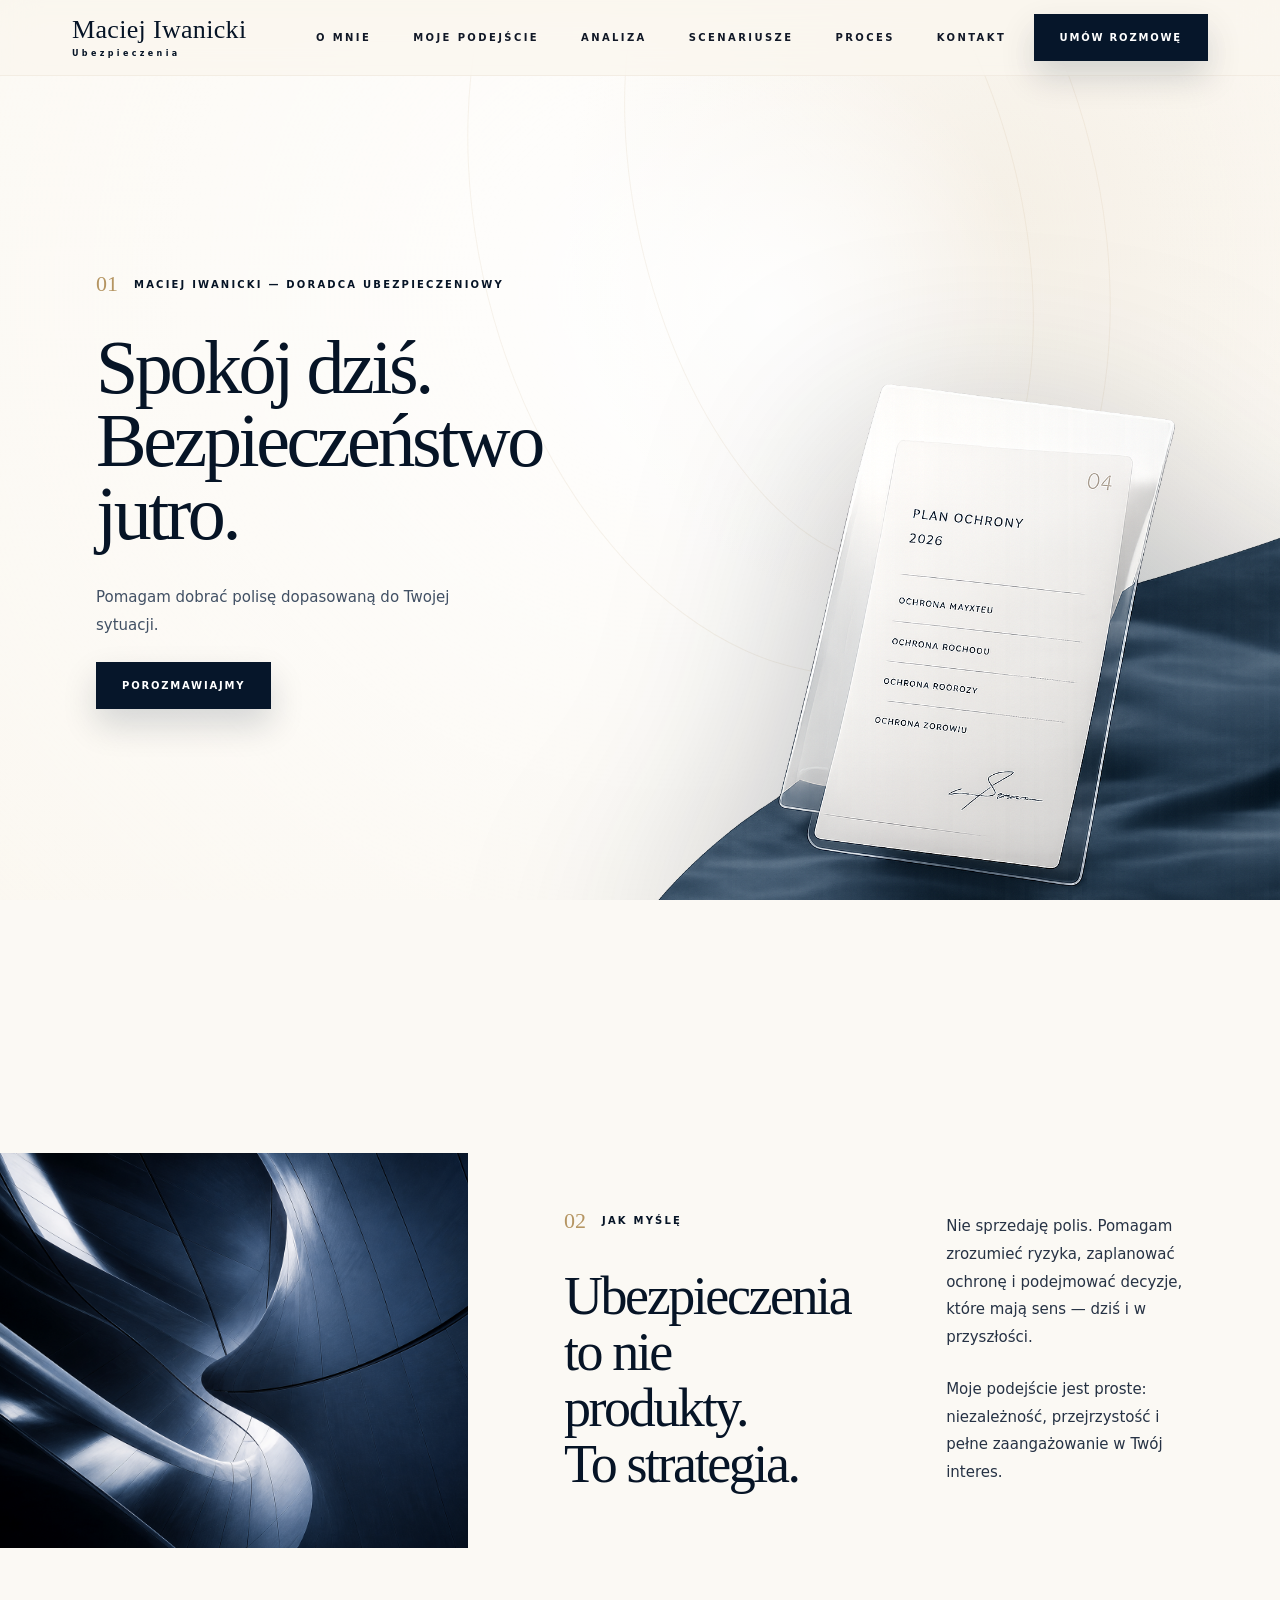
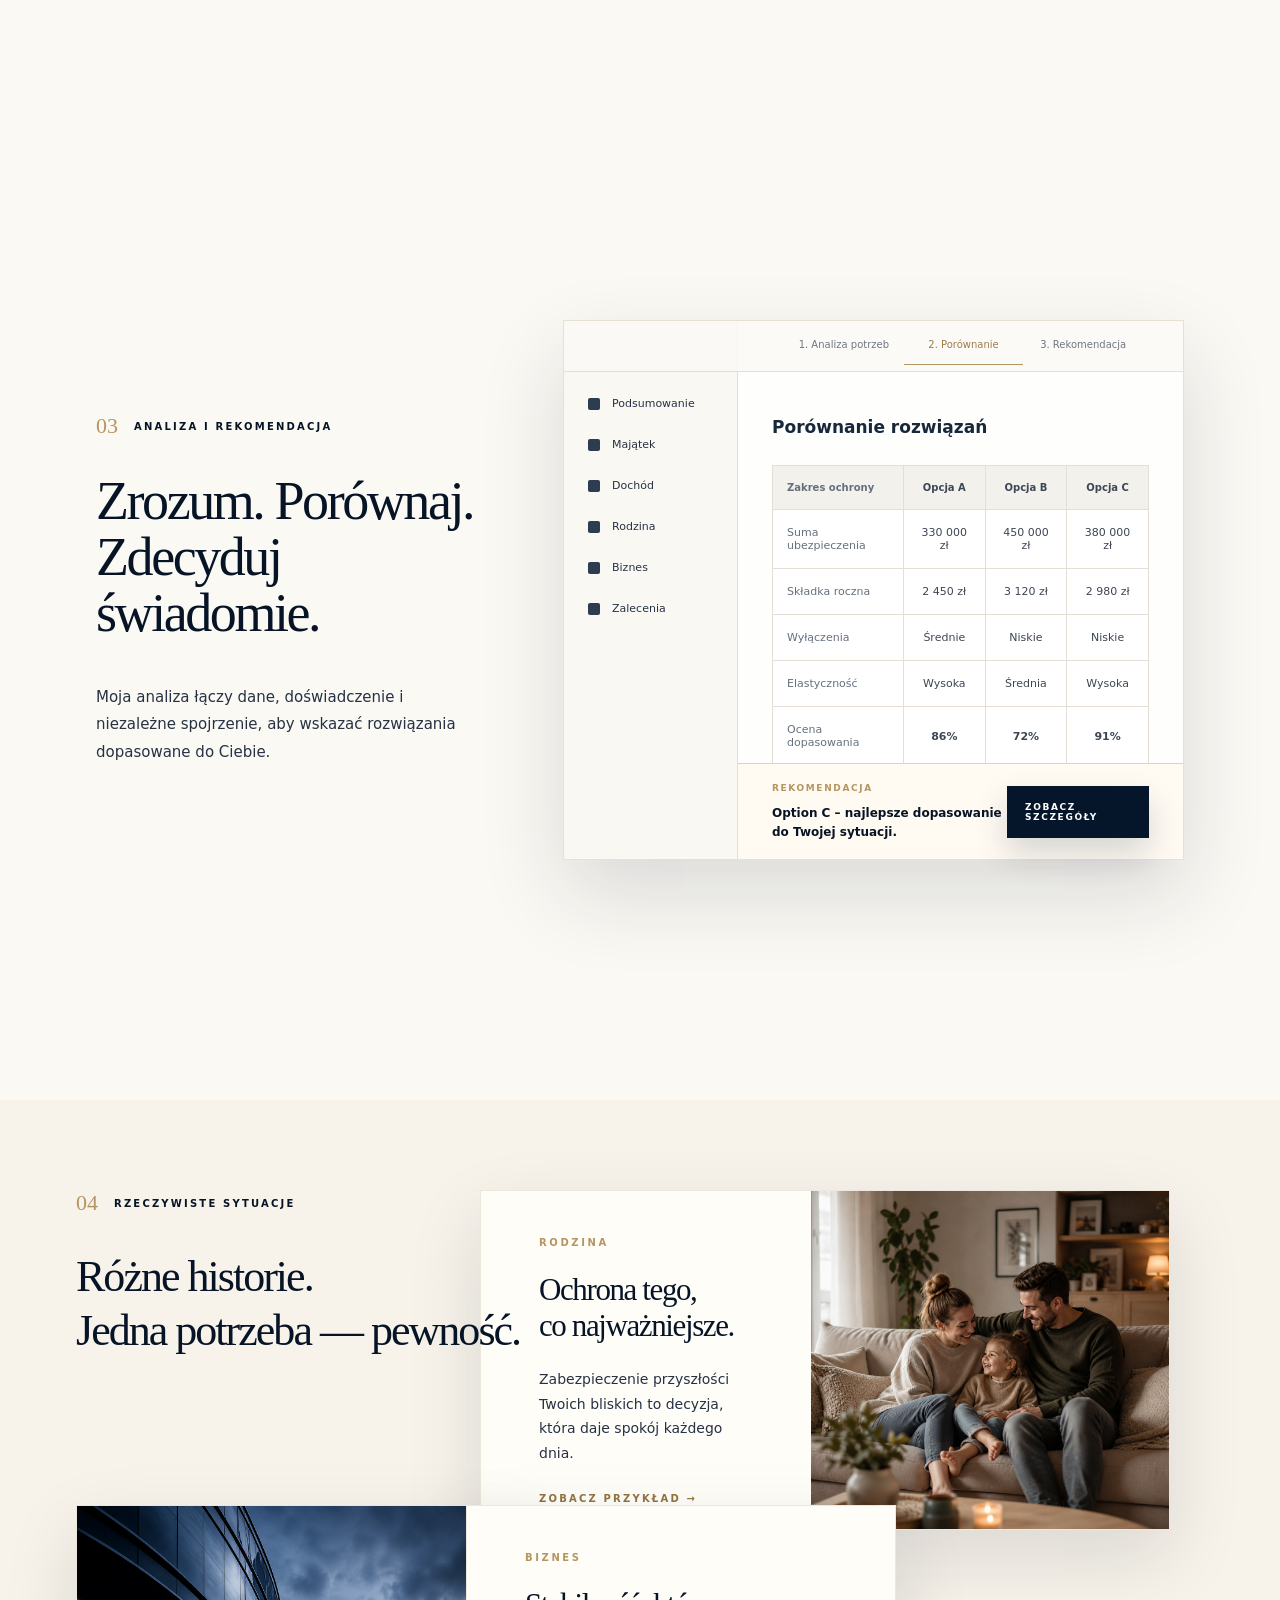
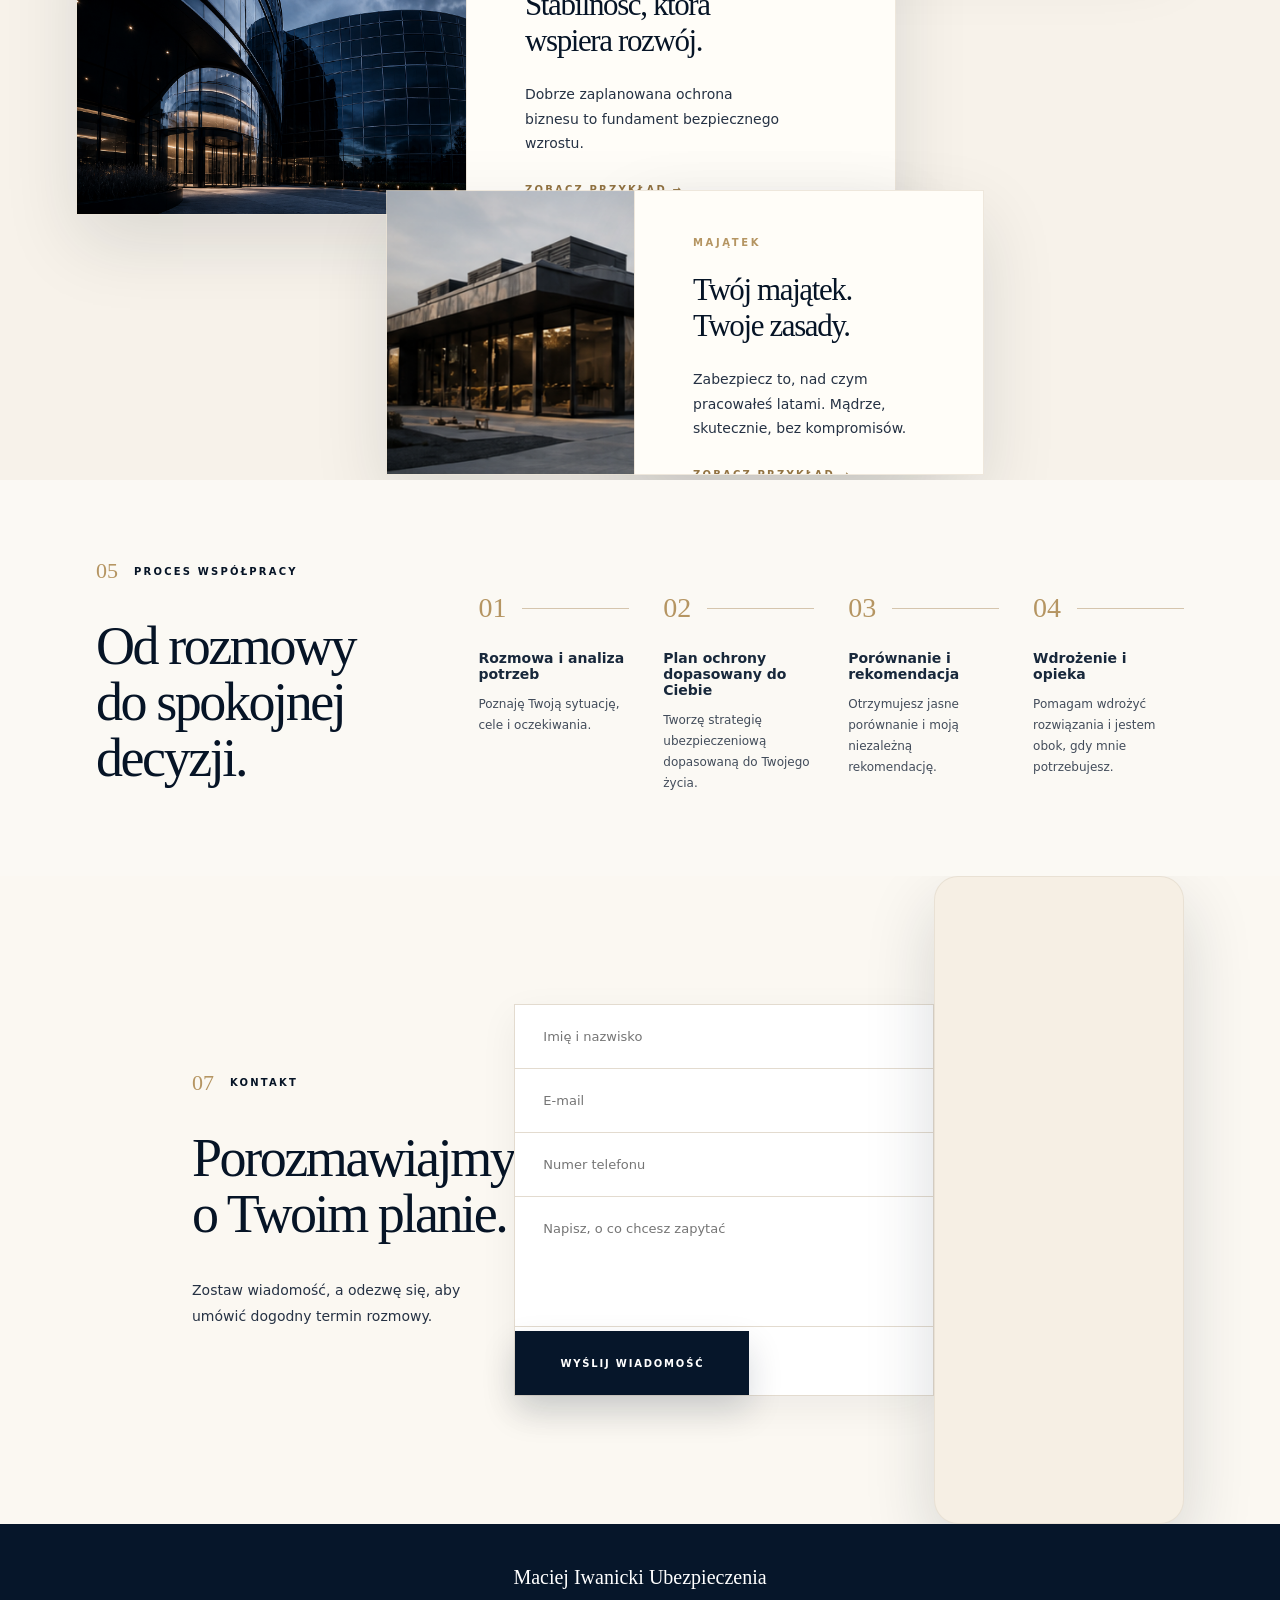
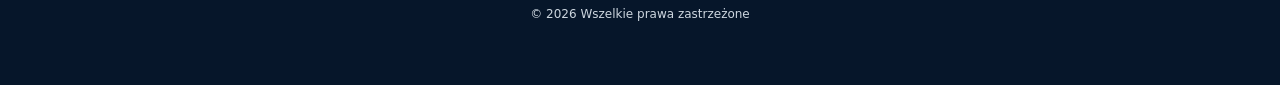
<file: index.html>
<!DOCTYPE html>
<html lang="pl">
<head>
  <meta charset="UTF-8" />
  <meta name="viewport" content="width=device-width, initial-scale=1.0" />
  <title>Maciej Iwanicki Ubezpieczenia</title>
  <style>
    :root{
      --ink:#061426;
      --ink2:#0b1c31;
      --navy:#06162a;
      --navy2:#031020;
      --cream:#f7f2ea;
      --cream2:#fbf8f2;
      --paper:#fffdf8;
      --muted:#6d7480;
      --line:#e8e0d3;
      --gold:#b59562;
      --shadow:0 34px 80px rgba(24,31,42,.14);
      --soft-shadow:0 18px 60px rgba(20,31,45,.10);
      --serif: Georgia, 'Times New Roman', serif;
      --sans: Inter, ui-sans-serif, system-ui, -apple-system, BlinkMacSystemFont, 'Segoe UI', sans-serif;
    }

    *{box-sizing:border-box}
    html{scroll-behavior:smooth}
    body{
      margin:0;
      color:var(--ink);
      background:var(--cream2);
      font-family:var(--sans);
      overflow-x:hidden;
    }
    a{color:inherit;text-decoration:none}
    button,input,textarea{font:inherit}

    .page{
      width:100%;
      min-height:100vh;
      background:
        radial-gradient(circle at 52% 6%, rgba(255,255,255,.9), transparent 24%),
        linear-gradient(180deg,#fbf7ef 0%,#f8f3eb 100%);
    }

    .header{
      position:fixed;
      z-index:50;
      top:0;left:0;right:0;
      height:76px;
      display:flex;
      align-items:center;
      justify-content:space-between;
      padding:0 72px;
      background:rgba(250,246,238,.76);
      backdrop-filter:blur(18px);
      border-bottom:1px solid rgba(232,224,211,.45);
    }
    .logo{
      display:flex;
      flex-direction:column;
      line-height:1;
      letter-spacing:.02em;
    }
    .logo strong{
      font-family:var(--serif);
      font-size:26px;
      font-weight:400;
    }
    .logo span{
      margin-top:7px;
      font-size:8px;
      font-weight:700;
      letter-spacing:.42em;
    }
    .nav{
      display:flex;
      gap:42px;
      align-items:center;
      margin-left:42px;
    }
    .nav a{
      font-size:10px;
      font-weight:800;
      letter-spacing:.24em;
      text-transform:uppercase;
      color:#111827;
    }
    .btn{
      border:0;
      background:var(--navy);
      color:#fff;
      padding:18px 26px;
      min-width:152px;
      font-size:10px;
      font-weight:800;
      letter-spacing:.18em;
      text-transform:uppercase;
      cursor:pointer;
      box-shadow:0 16px 34px rgba(6,22,42,.16);
      transition:.25s ease;
    }
    .btn:hover{transform:translateY(-2px);background:#0b213c}
    .mobile-menu{display:none;align-items:center;gap:14px;font-size:11px;font-weight:800;letter-spacing:.2em;text-transform:uppercase}
    .hamb{width:30px;height:18px;position:relative}
    .hamb:before,.hamb:after,.hamb span{content:"";position:absolute;right:0;height:1.5px;background:var(--ink);border-radius:2px}
    .hamb:before{top:0;width:30px}.hamb span{top:8px;width:24px}.hamb:after{bottom:0;width:30px}

    .section{
      min-height:100vh;
      padding:120px 96px 80px;
      position:relative;
      overflow:hidden;
    }
    .inner{max-width:1248px;margin:0 auto;position:relative;z-index:2}
    .eyebrow{
      display:flex;
      align-items:center;
      gap:16px;
      margin-bottom:34px;
      color:var(--ink);
      font-size:10px;
      font-weight:800;
      letter-spacing:.22em;
      text-transform:uppercase;
    }
    .eyebrow .num{
      font-family:var(--serif);
      font-size:22px;
      font-weight:400;
      color:var(--gold);
      letter-spacing:0;
    }
    h1,h2,h3,p{margin:0}
    h1,h2,h3{font-family:var(--serif);font-weight:400;letter-spacing:-.045em;color:var(--ink)}
    h1{font-size:76px;line-height:.96;max-width:660px}
    h2{font-size:54px;line-height:1.04;max-width:520px}
    h3{font-size:34px;line-height:1.08}
    p{font-size:16px;line-height:1.85;color:#263244}

    .hero{
      display:grid;
      grid-template-columns:1fr .95fr;
      align-items:center;
      gap:44px;
      position: relative;
      overflow: hidden;
      padding-top:110px;
    }
    .hero-img{
  position: absolute;

  right: -80px;     /* wychodzi poza ekran (premium efekt) */
  bottom: -40px;    /* PRZYKLEJONE DO DOŁU */

  width: 920px;     /* DUŻE */
  max-width: none;

  height: auto;
  object-fit: contain;

  z-index: 1;

  filter: drop-shadow(0 50px 100px rgba(6,22,42,.28));
}
    .hero:before{
      content:"";position:absolute;inset:0;
      background:
        radial-gradient(circle at 60% 35%, rgba(255,255,255,.92), transparent 28%),
        radial-gradient(circle at 78% 24%, rgba(191,157,103,.13), transparent 36%);
    }
    .hero-copy{padding-top:34px}
    .hero-copy p{max-width:370px;margin:34px 0 34px;font-size:15px;color:#415064}
    .hero-art{height:650px;position:relative;display:flex;align-items:flex-end;justify-content:center}
    .navy-silk{
      position:absolute;right:-96px;bottom:-80px;width:660px;height:360px;
      background:
        radial-gradient(circle at 25% 35%, rgba(255,255,255,.16), transparent 24%),
        linear-gradient(135deg,#122a43 0%,#06162a 42%,#020a13 100%);
      clip-path:polygon(21% 20%,100% 0,100% 100%,0 100%);
      filter:drop-shadow(0 35px 65px rgba(8,20,34,.28));
    }
    .fine-lines,.dark-lines{position:absolute;inset:0;pointer-events:none;opacity:.45}
    .fine-lines:before,.fine-lines:after,.dark-lines:before,.dark-lines:after{
      content:"";position:absolute;border:1px solid rgba(181,149,98,.23);border-radius:50%;transform:rotate(-14deg)
    }
    .fine-lines:before{width:620px;height:920px;right:180px;top:-240px}.fine-lines:after{width:380px;height:720px;right:260px;top:-150px}
    .document-stack{position:relative;width:360px;height:470px;margin-bottom:82px;transform:rotate(8deg)}
    .glass-doc{position:absolute;inset:34px -18px -16px 42px;border:1px solid rgba(255,255,255,.45);background:rgba(255,255,255,.16);backdrop-filter:blur(5px);box-shadow:0 36px 90px rgba(6,22,42,.19)}
    .doc{
      position:absolute;inset:0;background:rgba(255,255,255,.9);border:1px solid rgba(222,214,202,.9);
      box-shadow:0 34px 80px rgba(17,30,49,.18);padding:60px 52px;color:#18283b;
    }
    .doc .small{font-size:13px;text-transform:uppercase;letter-spacing:.2em;font-weight:700;margin-bottom:14px}.doc .year{font-size:12px;color:#8b8f96;margin-bottom:46px}.doc-row{display:flex;justify-content:space-between;border-bottom:1px solid #d8d1c5;padding:13px 0;font-size:10px;letter-spacing:.12em;text-transform:uppercase;color:#5c6470}.signature{font-family:var(--serif);font-style:italic;margin-top:50px;text-align:right;color:#78808b;font-size:22px}

    .thinking{display:grid;grid-template-columns:.9fr 1.5fr;gap:96px;align-items:center;background:#fbf9f4;padding-top:0;padding-bottom:0}
   .arch-img{
  height: 395px;
  margin-left: -96px;
  position: relative;
  overflow: hidden;
  background: none;
}

.arch-img img{
  width: 100%;
  height: 100%;
  display: block;
  object-fit: cover;
  object-position: center;
}
    .think-text{display:grid;grid-template-columns:1fr 1fr;gap:96px;align-items:center}.think-text p{font-size:15px}.think-text .copy{display:flex;flex-direction:column;gap:24px;max-width:460px}

    .analysis-sec{background:#fbf9f4}.analysis-grid{display:grid;grid-template-columns:.78fr 1.22fr;align-items:center;gap:70px}.analysis-grid .left p{max-width:360px;margin-top:42px;font-size:15px}.panel{background:rgba(255,255,255,.84);border:1px solid #e8e0d5;box-shadow:var(--shadow);height:540px;display:grid;grid-template-columns:174px 1fr;position:relative}.panel:before{content:"";position:absolute;left:0;right:0;top:0;height:50px;border-bottom:1px solid #e7dfd4;background:rgba(252,250,246,.88)}.tabs{position:absolute;top:18px;left:220px;right:40px;display:grid;grid-template-columns:1fr 1fr 1fr;text-align:center;font-size:10px;color:#6e7682}.tab-active{color:#9b7d4a;border-bottom:1px solid var(--gold);padding-bottom:14px}.side{padding:76px 24px 26px;border-right:1px solid #e7dfd4;background:#faf8f3}.side div{display:flex;gap:12px;align-items:center;font-size:11px;margin:0 0 28px;color:#263244}.sq{width:12px;height:12px;background:#0b1d32;border-radius:2px;opacity:.86}.panel-main{padding:96px 34px 34px}.panel-main h4{margin:0 0 28px;font-size:17px;font-weight:600;color:#18283b}.compare{width:100%;border-collapse:collapse;background:#fff;border:1px solid #e5ded4;font-size:11px;color:#3d4654}.compare th,.compare td{border:1px solid #e5ded4;padding:16px 14px;text-align:center}.compare th:first-child,.compare td:first-child{text-align:left;color:#65707e}.compare th{background:#f3f1ec;font-size:10px;font-weight:700}.rec{position:absolute;left:174px;right:0;bottom:0;height:96px;border-top:1px solid #ded2c0;background:#fffaf2;display:flex;align-items:center;justify-content:space-between;padding:0 34px}.rec span{display:block;font-size:9px;text-transform:uppercase;letter-spacing:.18em;color:var(--gold);font-weight:800;margin-bottom:9px}.rec strong{font-size:12px}.rec .btn{min-width:142px;padding:16px 18px;font-size:9px}

    .stories{background:#f7f2ea;min-height:105vh}.stories .inner{height:760px}.story-title{position:absolute;left:0;top:0}.story-canvas{position:absolute;inset:0}.story-card{position:absolute;background:var(--paper);box-shadow:var(--soft-shadow);border:1px solid rgba(232,224,211,.88);display:grid}.story-card.text{padding:48px}.story-card .label{font-size:10px;letter-spacing:.24em;text-transform:uppercase;font-weight:800;color:var(--gold);margin-bottom:22px}.story-card p{font-size:14px;line-height:1.75;margin-top:20px}.story-card a{display:inline-block;margin-top:26px;font-size:10px;text-transform:uppercase;letter-spacing:.2em;color:#927342;font-weight:800}.photo{min-height:230px;background:linear-gradient(135deg,rgba(255,255,255,.35),transparent 36%),radial-gradient(circle at 55% 30%,#e8d8c1 0,#b5a28e 22%,#ede5d9 48%,#faf8f2 100%)}.photo.dark{background:linear-gradient(135deg,rgba(255,255,255,.08),transparent 28%),radial-gradient(circle at 35% 30%,#3c526a 0,#15273c 32%,#071524 76%)}.photo.build{background:linear-gradient(135deg,rgba(255,255,255,.18),transparent 40%),linear-gradient(160deg,#283341,#101925 54%,#d6d2c8 55%,#96978f 100%)}.family{right:22px;top:14px;width:580px;grid-template-columns:260px 1fr}.family .photo{min-height:260px}.business-img{left:0;top:300px;width:380px;height:214px}.business{left:354px;top:262px;width:360px;min-height:268px}.stories{
  min-height: 1060px;
  padding:90px 76px 120px;
}

.stories .inner{
  height:900px;
}

.estate-img{
  left:310px;
  bottom:-65px;
}

.estate{
  right:220px;
  bottom:-65px;
}

    .process{min-height:44vh;background:#fbf9f4;padding-top:78px;padding-bottom:76px}.process-grid{display:grid;grid-template-columns:.6fr 1.4fr;gap:80px;align-items:start}.steps{display:grid;grid-template-columns:repeat(4,1fr);gap:34px;padding-top:34px}.step-num{font-family:var(--serif);font-size:28px;color:var(--gold);display:flex;align-items:center;gap:16px}.step-num:after{content:"";height:1px;background:#d5c5ad;flex:1}.step h4{font-size:14px;margin:26px 0 12px;color:#18283b}.step p{font-size:12px;line-height:1.75;color:#424c5a}

    .dark-section{min-height:44vh;background:linear-gradient(135deg,#06162a,#020b16);color:#fff;padding-top:78px;padding-bottom:78px}.dark-section .inner{display:grid;grid-template-columns:1fr 1fr;gap:110px;align-items:center}.dark-section h2{color:#fff}.dark-section p{color:#e8edf3;max-width:520px}.dark-section .eyebrow{color:#fff}.dark-lines:before{width:760px;height:760px;left:-300px;top:-240px;border-color:rgba(255,255,255,.08)}.dark-lines:after{width:540px;height:540px;right:-180px;bottom:-260px;border-color:rgba(255,255,255,.07)}.sign{font-family:var(--serif);font-style:italic;color:#bfa77d;font-size:24px;margin-top:28px}

    .contact{min-height:72vh;background:#fbf8f2;padding-top:0;padding-bottom:0}.contact .inner{max-width:none;display:grid;grid-template-columns:.9fr 1fr 1.18fr;min-height:72vh;align-items:center}.contact-copy{padding-left:96px}.contact-copy p{font-size:14px;max-width:300px;margin-top:36px}.form{width:420px;background:#fff;border:1px solid #e3dbcf;box-shadow:0 12px 36px rgba(24,31,42,.06)}.form input,.form textarea{width:100%;border:0;border-bottom:1px solid #e3dbcf;background:#fff;padding:24px 28px;font-size:13px;color:#1d2939;outline:0}.form textarea{height:130px;resize:none}.form .btn{width:56%;min-width:0;margin:0;height:64px}.map{height:100%;min-height:540px;position:relative;background:#f6efe4;overflow:hidden}.map:before{content:"";position:absolute;inset:-20%;background:linear-gradient(30deg,transparent 0 48%,rgba(222,176,95,.45) 49% 50%,transparent 51%),linear-gradient(-35deg,transparent 0 48%,rgba(214,207,196,.9) 49% 50%,transparent 51%),repeating-linear-gradient(95deg,rgba(210,205,197,.55) 0 1px,transparent 1px 70px),repeating-linear-gradient(8deg,rgba(210,205,197,.45) 0 1px,transparent 1px 86px);opacity:.75}.pin{position:absolute;right:34%;top:36%;width:34px;height:42px;background:var(--navy);border-radius:18px 18px 18px 0;transform:rotate(-45deg);box-shadow:0 12px 28px rgba(6,22,42,.22)}.pin:after{content:"";position:absolute;width:10px;height:10px;border-radius:50%;background:#fff;left:12px;top:12px}.location-card{position:absolute;left:70px;bottom:78px;background:var(--navy);color:#fff;width:270px;padding:34px 32px;box-shadow:0 24px 60px rgba(6,22,42,.22)}.location-card strong{font-size:14px}.location-card p{color:#fff;font-size:13px;line-height:1.65;margin:10px 0 26px}.location-card a{font-size:10px;letter-spacing:.18em;text-transform:uppercase;color:#d4b478;font-weight:800}
    .footer-mobile{display:none}

    @media (max-width:1100px){
@media (max-width:760px){
  .hero-img{
    position: relative;

    right: auto;
    bottom: auto;

    width: 95%;
    max-width: 360px;

    margin: 40px 0 0 auto;
    display: block;
  }
}
      .header{padding:0 32px}.nav{gap:20px}.section{padding-left:38px;padding-right:38px}.hero{grid-template-columns:1fr}.hero-art{height:520px}.thinking{grid-template-columns:1fr;gap:0;padding-top:100px}.arch-img{margin:60px 0 0;height:280px}.think-text,.analysis-grid,.dark-section .inner,.contact .inner{grid-template-columns:1fr}.panel{max-width:760px}.stories .inner{height:auto}.story-title,.story-canvas,.story-card{position:relative;inset:auto}.story-canvas{display:grid;gap:24px;margin-top:60px}.family{width:auto;grid-template-columns:1fr}.business-img,.estate-img{width:auto}.process-grid{grid-template-columns:1fr}.contact-copy{padding:80px 38px 0}.form{width:100%;max-width:520px;margin:40px 38px}.map{min-height:520px}}

    @media (max-width:760px){
       .stories{
    min-height:auto !important;
    padding:58px 20px !important;
    background:#fbf7ef !important;
    overflow:hidden !important;
  }

  .stories .inner{
    height:auto !important;
    max-width:100% !important;
  }

  .story-title,
  .story-canvas,
  .story-card{
    position:relative !important;
    inset:auto !important;
    left:auto !important;
    right:auto !important;
    top:auto !important;
    bottom:auto !important;
  }

  .story-title h2{
    font-size:32px !important;
    line-height:1.08 !important;
  }

  .story-canvas{
    display:flex !important;
    flex-direction:column !important;
    gap:22px !important;
    margin-top:34px !important;
  }

  .story-card{
    width:100% !important;
    height:auto !important;
    display:block !important;
  }

  .story-card.text{
    padding:30px 26px !important;
  }

  .family{
    display:flex !important;
    flex-direction:column-reverse !important;
  }

  .photo,
  .family .photo,
  .business-img,
  .estate-img{
    width:100% !important;
    height:210px !important;
    min-height:210px !important;
  }

  .business,
  .estate{
    width:100% !important;
    height:auto !important;
  }
       .rec{
    position: relative !important;
    display: flex !important;
    flex-direction: column !important;
    align-items: flex-start !important;
    gap: 22px !important;

    height: auto !important;
    padding: 26px 22px !important;
  }

  .rec strong{
    display: block !important;
    font-size: 15px !important;
    line-height: 1.45 !important;
    max-width: 100% !important;
  }

  .rec .btn{
    position: relative !important;
    width: 100% !important;
    margin-top: 0 !important;
  }
        .arch-img{
    margin: 50px -20px 0;
    height: 220px;
  }

  .arch-img img{
    object-fit: cover;
    object-position: center;
  }
   .hero{
    min-height: 96vh !important;
    padding: 28px 20px 0 !important;
    position: relative !important;
    overflow: hidden !important;
  }

  .hero-copy{
    position: relative !important;
    z-index: 3 !important;
    padding-top: 34px !important;
  }

  .hero-img{
    position: absolute !important;
    right: -105px !important;
    bottom: -1px !important;
    width: 500px !important;
    max-width: none !important;
    height: auto !important;
    z-index: 1 !important;
    display: block !important;
  }


      body{background:#f7f2ea}.page{
  background:#fbf7ef;
  padding:0;
}.header{
  position:relative;
  height:64px;
  padding:0 20px;
  background:#fbf7ef;
  border:0;
  border-radius:0;
}.logo strong{font-size:21px}.logo span{font-size:7px;letter-spacing:.35em}.nav,.header .btn{display:none}.mobile-menu{display:flex}.section{
  min-height:auto;
  padding:58px 20px;
  background:#fbf7ef;
  border-left:0;
  border-right:0;
}.inner{max-width:100%}.eyebrow{font-size:9px;gap:12px;margin-bottom:30px}.eyebrow .num{font-size:21px}h1{font-size:44px;line-height:1.03;max-width:320px}h2{font-size:32px;line-height:1.08}h3{font-size:25px}p{font-size:14px;line-height:1.85}.btn{width:auto;padding:18px 22px;min-width:180px;font-size:9px}.hero{display:block;padding-top:28px;border-radius:0}.hero-copy{padding-top:34px}.hero-copy p{font-size:13px;max-width:285px;margin:30px 0}.hero-art{height:390px;margin:28px -20px -58px;align-items:end}.navy-silk{right:-20px;bottom:0;width:100%;height:210px;clip-path:polygon(26% 20%,100% 0,100% 100%,0 100%)}.document-stack{width:190px;height:255px;margin-bottom:62px;transform:rotate(9deg)}.doc{padding:34px 27px}.doc .small{font-size:7px}.doc .year{font-size:8px;margin-bottom:20px}.doc-row{font-size:6px;padding:8px 0}.signature{font-size:13px;margin-top:24px}.glass-doc{inset:22px -12px -12px 22px}.fine-lines:before{right:-40px;top:-120px}.fine-lines:after{right:20px;top:-90px}.thinking{display:flex;flex-direction:column;padding-top:58px;padding-bottom:0}.think-text{display:block}.think-text .copy{gap:22px}.think-text p{font-size:13px}.arch-img{order:5;margin:50px -20px 0;height:190px}.analysis-sec{padding-top:58px}.analysis-grid{display:block}.analysis-grid .left p{font-size:13px;margin:28px 0 32px}.panel{height:auto;display:block;box-shadow:0 18px 50px rgba(24,31,42,.12);overflow:hidden}.panel:before{display:none}.tabs{position:relative;left:auto;right:auto;top:auto;padding:16px 8px;border-bottom:1px solid #e7dfd4;font-size:7px}.tab-active{padding-bottom:9px}.side{display:none}.panel-main{padding:24px 12px 0}.panel-main h4{font-size:13px}.compare{font-size:8px}.compare th,.compare td{padding:11px 6px}.rec{position:relative;left:auto;height:auto;display:block;padding:18px 14px}.rec .btn{width:100%;margin-top:16px}.stories{padding-top:58px;background:#fbf7ef}.stories .inner{height:auto}.story-title{position:relative}.story-canvas{position:relative;display:flex;flex-direction:column;gap:22px;margin-top:34px}.story-card{position:relative;width:100%;inset:auto;display:block}.story-card.text{padding:30px 26px}.story-card .label{font-size:9px;margin-bottom:18px}.story-card p{font-size:13px}.family{display:flex;flex-direction:column-reverse}.photo{min-height:210px}.business-img,.estate-img{height:180px}.process{padding-top:58px}.process-grid{display:block}.steps{display:block;padding-top:34px;border-left:1px solid #d4c2a5;margin-left:12px}.step{position:relative;padding-left:34px;margin-bottom:30px}.step:before{content:"";position:absolute;left:-6px;top:8px;width:11px;height:11px;background:#c8aa72;border-radius:50%;box-shadow:0 0 0 6px #fbf7ef}.step-num{font-size:24px}.step-num:after{display:none}.step h4{margin:10px 0 8px;font-size:13px}.dark-section{min-height:88vh;padding:70px 28px;background:linear-gradient(135deg,#06162a,#020b16);border-radius:0;color:#fff}.dark-section .inner{display:block}.dark-section h2{font-size:42px;color:#fff}.dark-section p{font-size:14px;color:#eef3f7;margin-top:58px}.contact{padding:58px 20px 0}.contact .inner{display:block;min-height:auto}.contact-copy{padding:0}.contact-copy p{font-size:13px;margin-top:28px}.form{width:100%;margin:40px 0 46px}.form input,.form textarea{font-size:12px;padding:22px 22px}.form .btn{width:100%;height:64px}.map{height:460px;min-height:460px;margin:0 -20px}.pin{right:34%;top:28%}.location-card{left:20px;right:20px;bottom:30px;width:auto;padding:30px}.footer-mobile{
  display:block;
  margin:0 -20px;
  background:var(--navy);
  color:#fff;
  text-align:center;
  padding:36px 20px 42px;
  border-radius:0 !important;
}.footer-mobile strong{font-family:var(--serif);font-weight:400;font-size:18px}.footer-mobile p{color:#cdd6df;font-size:12px;margin-top:18px}.footer-mobile .links{display:flex;justify-content:center;gap:28px;margin-top:20px;font-size:11px;color:#cdd6df}}
  .stories{
  min-height: 980px;
  background:#f7f2ea;
  padding:90px 76px 70px;
  overflow:hidden;
}
.photo{
  overflow:hidden;
  background:none !important;
}

.photo img{
  width:100%;
  height:100%;
  display:block;
  object-fit:cover;
  object-position:center;
}
.stories .inner{
  max-width:1400px;
  height:820px;
  position:relative;
}

.story-title{
  position:absolute;
  left:0;
  top:0;
  z-index:5;
}
.family .photo{
  height:100%;
  min-height:100%;
}

.family .photo img{
  width:100%;
  height:100%;
  display:block;
  object-fit:cover;
  object-position:center;
}
.story-title h2{
  font-size:44px;
  line-height:1.22;
  max-width:520px;
}

.story-canvas{
  position:absolute;
  inset:0;
}

.story-card{
  position:absolute;
  background:#fffdf8;
  box-shadow:0 28px 70px rgba(20,31,45,.12);
  border:1px solid rgba(232,224,211,.75);
  overflow:hidden;
}

.story-card.text{
  padding:46px 58px;
}

.story-card .label{
  font-size:10px;
  letter-spacing:.26em;
  text-transform:uppercase;
  font-weight:800;
  color:var(--gold);
  margin-bottom:24px;
}

.story-card h3{
  font-size:31px;
  line-height:1.15;
}

.story-card p{
  font-size:14px;
  line-height:1.75;
  margin-top:24px;
  max-width:260px;
}
.footer-mobile{
  display:none !important;
}
.story-card a{
  display:inline-block;
  margin-top:28px;
  font-size:10px;
  letter-spacing:.22em;
  text-transform:uppercase;
  color:#927342;
  font-weight:800;
}

.family{
  right:34px;
  top:0;
  width:690px;
  height:340px;
  display:grid;
  grid-template-columns:330px 360px;
  overflow:hidden;
}

.family .story-text{
  padding:46px 58px;
  background:#fffdf8;
}

.family .photo{
  width:100%;
  height:100%;
  min-height:100%;
  background:none !important;
  overflow:hidden;
}

.family .photo img{
  width:100%;
  height:100%;
  display:block;
  object-fit:cover;
  object-position:center;
}

.business-img{
  left:0;
  top:315px;
  width:445px;
  height:310px;
}

.business{
  left:390px;
  top:315px;
  width:430px;
  height:310px;
}

.estate-img{
  left:310px;
  bottom:-65px;
  width:520px;
  height:285px;
}

.estate{
  right:220px;
  bottom:-65px;
  width:350px;
  height:285px;
}
.site-footer{
  background:var(--navy);
  color:#fff;
  text-align:center;
  padding:42px 20px;
}

.site-footer strong{
  font-family:var(--serif);
  font-weight:400;
  font-size:20px;
}

.site-footer p{
  color:#cdd6df;
  font-size:12px;
  margin-top:14px;
}

.site-footer div{
  display:flex;
  justify-content:center;
  gap:28px;
  margin-top:18px;
  font-size:11px;
  color:#cdd6df;
}
.mobile-nav{
  position: fixed;
  top: 64px;
  left: 0;
  right: 0;
  background: #fbf7ef;
  display: flex;
  flex-direction: column;
  padding: 20px;
  gap: 20px;

  transform: translateY(-120%);
  transition: .3s ease;
  z-index: 40;
}

.mobile-nav a{
  font-size: 13px;
  font-weight: 700;
  letter-spacing: .15em;
  text-transform: uppercase;
}

.mobile-nav.active{
  transform: translateY(0);
}

.map iframe{
  width:100%;
  height:100%;
  border:0;
  display:block;
}
.map{
  border-radius:24px;
  overflow:hidden;
  box-shadow:0 28px 70px rgba(20,31,45,.16);
  border:1px solid rgba(232,224,211,.9);
}

.map iframe{
  width:100%;
  height:100%;
  border:0;
  display:block;
  filter:saturate(.9) contrast(.95);
}

.map:before{
  display:none !important;
}

@media (max-width:760px){
  .map{
    margin:0 !important;
    width:100% !important;
    height:380px !important;
    min-height:380px !important;
    border-radius:22px !important;
  }

  .map iframe{
    width:100% !important;
    height:100% !important;
  }

  .location-card{
    left:16px !important;
    right:16px !important;
    bottom:16px !important;
    width:auto !important;
    border-radius:18px;
    padding:24px !important;
  }
}
  </style>
</head>
<body>
  <main class="page">
    <header class="header">
      <a class="logo" href="#"><strong>Maciej Iwanicki</strong><span>Ubezpieczenia</span></a>
      <nav class="nav">
        <a href="#thinking">O mnie</a><a href="#approach">Moje podejście</a><a href="#analysis">Analiza</a><a href="#stories">Scenariusze</a><a href="#process">Proces</a><a href="#contact">Kontakt</a>
      </nav>
      <a class="btn" href="#contact">Umów rozmowę</a>
      <div class="mobile-menu">Menu <span class="hamb"><span></span></span></div>
    </header>
    <div class="mobile-nav">
  <a href="#thinking">O mnie</a>
  <a href="#approach">Moje podejście</a>
  <a href="#analysis">Analiza</a>
  <a href="#stories">Scenariusze</a>
  <a href="#process">Proces</a>
  <a href="#contact">Kontakt</a>
</div>

    <section class="section hero" id="top">
      <div class="fine-lines"></div>
      <div class="inner hero-copy">
        <div class="eyebrow"><span class="num">01</span>    <span>Maciej Iwanicki — doradca ubezpieczeniowy</span>
</div>
        <h1>Spokój dziś.<br>Bezpieczeństwo jutro.</h1>
<p>Pomagam dobrać polisę dopasowaną do Twojej sytuacji.</p>
        <a class="btn" href="#contact">Porozmawiajmy</a>
      </div>
 <img class="hero-img" src="hero.png" alt="">
    </section>

    <section class="section thinking" id="thinking">
      <div class="arch-img"> <img src="JakMysle_img.png" alt=""></div>
      <div class="inner think-text">
        <div>
          <div class="eyebrow"><span class="num">02</span><span>Jak myślę</span></div>
          <h2>Ubezpieczenia<br>to nie produkty.<br>To strategia.</h2>
        </div>
        <div class="copy">
          <p>Nie sprzedaję polis. Pomagam zrozumieć ryzyka, zaplanować ochronę i podejmować decyzje, które mają sens — dziś i w przyszłości.</p>
          <p>Moje podejście jest proste: niezależność, przejrzystość i pełne zaangażowanie w Twój interes.</p>
        </div>
      </div>
    </section>

    <section class="section analysis-sec" id="analysis">
      <div class="inner analysis-grid">
        <div class="left">
          <div class="eyebrow"><span class="num">03</span><span>Analiza i rekomendacja</span></div>
          <h2>Zrozum. Porównaj.<br>Zdecyduj świadomie.</h2>
          <p>Moja analiza łączy dane, doświadczenie i niezależne spojrzenie, aby wskazać rozwiązania dopasowane do Ciebie.</p>
        </div>
        <div class="panel" aria-label="Panel analizy polisy">
          <div class="tabs"><span>1. Analiza potrzeb</span><span class="tab-active">2. Porównanie</span><span>3. Rekomendacja</span></div>
          <aside class="side">
            <div><span class="sq"></span>Podsumowanie</div><div><span class="sq"></span>Majątek</div><div><span class="sq"></span>Dochód</div><div><span class="sq"></span>Rodzina</div><div><span class="sq"></span>Biznes</div><div><span class="sq"></span>Zalecenia</div>
          </aside>
          <div class="panel-main">
            <h4>Porównanie rozwiązań</h4>
            <table class="compare">
              <tr><th>Zakres ochrony</th><th>Opcja A</th><th>Opcja B</th><th>Opcja C</th></tr>
              <tr><td>Suma ubezpieczenia</td><td>330 000 zł</td><td>450 000 zł</td><td>380 000 zł</td></tr>
              <tr><td>Składka roczna</td><td>2 450 zł</td><td>3 120 zł</td><td>2 980 zł</td></tr>
              <tr><td>Wyłączenia</td><td>Średnie</td><td>Niskie</td><td>Niskie</td></tr>
              <tr><td>Elastyczność</td><td>Wysoka</td><td>Średnia</td><td>Wysoka</td></tr>
              <tr><td>Ocena dopasowania</td><td><b>86%</b></td><td><b>72%</b></td><td><b>91%</b></td></tr>
            </table>
          </div>
          <div class="rec"><div><span>Rekomendacja</span><strong>Option C – najlepsze dopasowanie do Twojej sytuacji.</strong></div><a class="btn" href="#contact">Zobacz szczegóły</a></div>
        </div>
      </div>
    </section>

    <section class="section stories" id="stories">
      <div class="inner">
        <div class="story-title">
          <div class="eyebrow"><span class="num">04</span><span>Rzeczywiste sytuacje</span></div>
          <h2>Różne historie.<br>Jedna potrzeba — pewność.</h2>
        </div>
        <div class="story-canvas">
        <article class="story-card family">
  <div class="story-text">
    <div class="label">Rodzina</div>
    <h3>Ochrona tego,<br>co najważniejsze.</h3>
    <p>Zabezpieczenie przyszłości Twoich bliskich to decyzja, która daje spokój każdego dnia.</p>
    <a href="#contact">Zobacz przykład →</a>
  </div>

  <div class="photo">
    <img src="rodzina.png" alt="">
  </div>
</article>
         <div class="story-card photo dark business-img">
  <img src="biznes.png" alt="">
</div>
          <article class="story-card text business"><div class="label">Biznes</div><h3>Stabilność, która<br>wspiera rozwój.</h3><p>Dobrze zaplanowana ochrona biznesu to fundament bezpiecznego wzrostu.</p><a href="#contact">Zobacz przykład →</a></article>
          <div class="story-card photo build estate-img">
  <img src="majatek.png" alt="">
</div>
          <article class="story-card text estate"><div class="label">Majątek</div><h3>Twój majątek.<br>Twoje zasady.</h3><p>Zabezpiecz to, nad czym pracowałeś latami. Mądrze, skutecznie, bez kompromisów.</p><a href="#contact">Zobacz przykład →</a></article>
        </div>
      </div>
    </section>

    <section class="section process" id="process">
      <div class="inner process-grid">
        <div><div class="eyebrow"><span class="num">05</span><span>Proces współpracy</span></div><h2>Od rozmowy<br>do spokojnej<br>decyzji.</h2></div>
        <div class="steps">
          <div class="step"><div class="step-num">01</div><h4>Rozmowa i analiza potrzeb</h4><p>Poznaję Twoją sytuację, cele i oczekiwania.</p></div>
          <div class="step"><div class="step-num">02</div><h4>Plan ochrony dopasowany do Ciebie</h4><p>Tworzę strategię ubezpieczeniową dopasowaną do Twojego życia.</p></div>
          <div class="step"><div class="step-num">03</div><h4>Porównanie i rekomendacja</h4><p>Otrzymujesz jasne porównanie i moją niezależną rekomendację.</p></div>
          <div class="step"><div class="step-num">04</div><h4>Wdrożenie i opieka</h4><p>Pomagam wdrożyć rozwiązania i jestem obok, gdy mnie potrzebujesz.</p></div>
        </div>
      </div>
    </section>

   <section class="section contact" id="contact">
  <div class="inner">
    <div class="contact-copy">
      <div class="eyebrow">
        <span class="num">07</span>
        <span>Kontakt</span>
      </div>

      <h2>Porozmawiajmy<br>o Twoim planie.</h2>
      <p>Zostaw wiadomość, a odezwę się, aby umówić dogodny termin rozmowy.</p>
    </div>

    <form class="form" onsubmit="event.preventDefault(); alert('Dziękujemy — wiadomość została przygotowana.');">
      <input required placeholder="Imię i nazwisko" />
      <input type="email" required placeholder="E-mail" />
      <input required placeholder="Numer telefonu" />
      <textarea placeholder="Napisz, o co chcesz zapytać"></textarea>
      <button class="btn" type="submit">Wyślij wiadomość</button>
    </form>

    <div class="map">
      <iframe 
        src="https://www.google.com/maps/embed?pb=!1m18!1m12!1m3!1d2420.98758450796!2d16.806160712287312!3d52.64213732706332!2m3!1f0!2f0!3f0!3m2!1i1024!2i768!4f13.1!3m3!1m2!1s0x47041334167ad969%3A0xe152bfd58f22e6bb!2sMaciej%20Iwanicki%20Ubezpieczenia!5e0!3m2!1spl!2spl!4v1777986577637!5m2!1spl!2spl"
        allowfullscreen=""
        loading="lazy">
      </iframe>


    </div>
  </div>
</section>
    <footer class="site-footer">
  <strong>Maciej Iwanicki Ubezpieczenia</strong>
  <p>© 2026 Wszelkie prawa zastrzeżone</p>
  <div>

  </div>
</footer>
  </main>

  <script>
    const menuBtn = document.querySelector('.mobile-menu');
const mobileNav = document.querySelector('.mobile-nav');

menuBtn.addEventListener('click', () => {
  mobileNav.classList.toggle('active');
});
    const header = document.querySelector('.header');
    window.addEventListener('scroll', () => {
      header.style.boxShadow = window.scrollY > 20 ? '0 12px 30px rgba(20,31,45,.06)' : 'none';
    });
    document.querySelectorAll('.mobile-nav a').forEach(link => {
  link.addEventListener('click', () => {
    mobileNav.classList.remove('active');
  });
});
  </script>
</body>
</html>
</file>
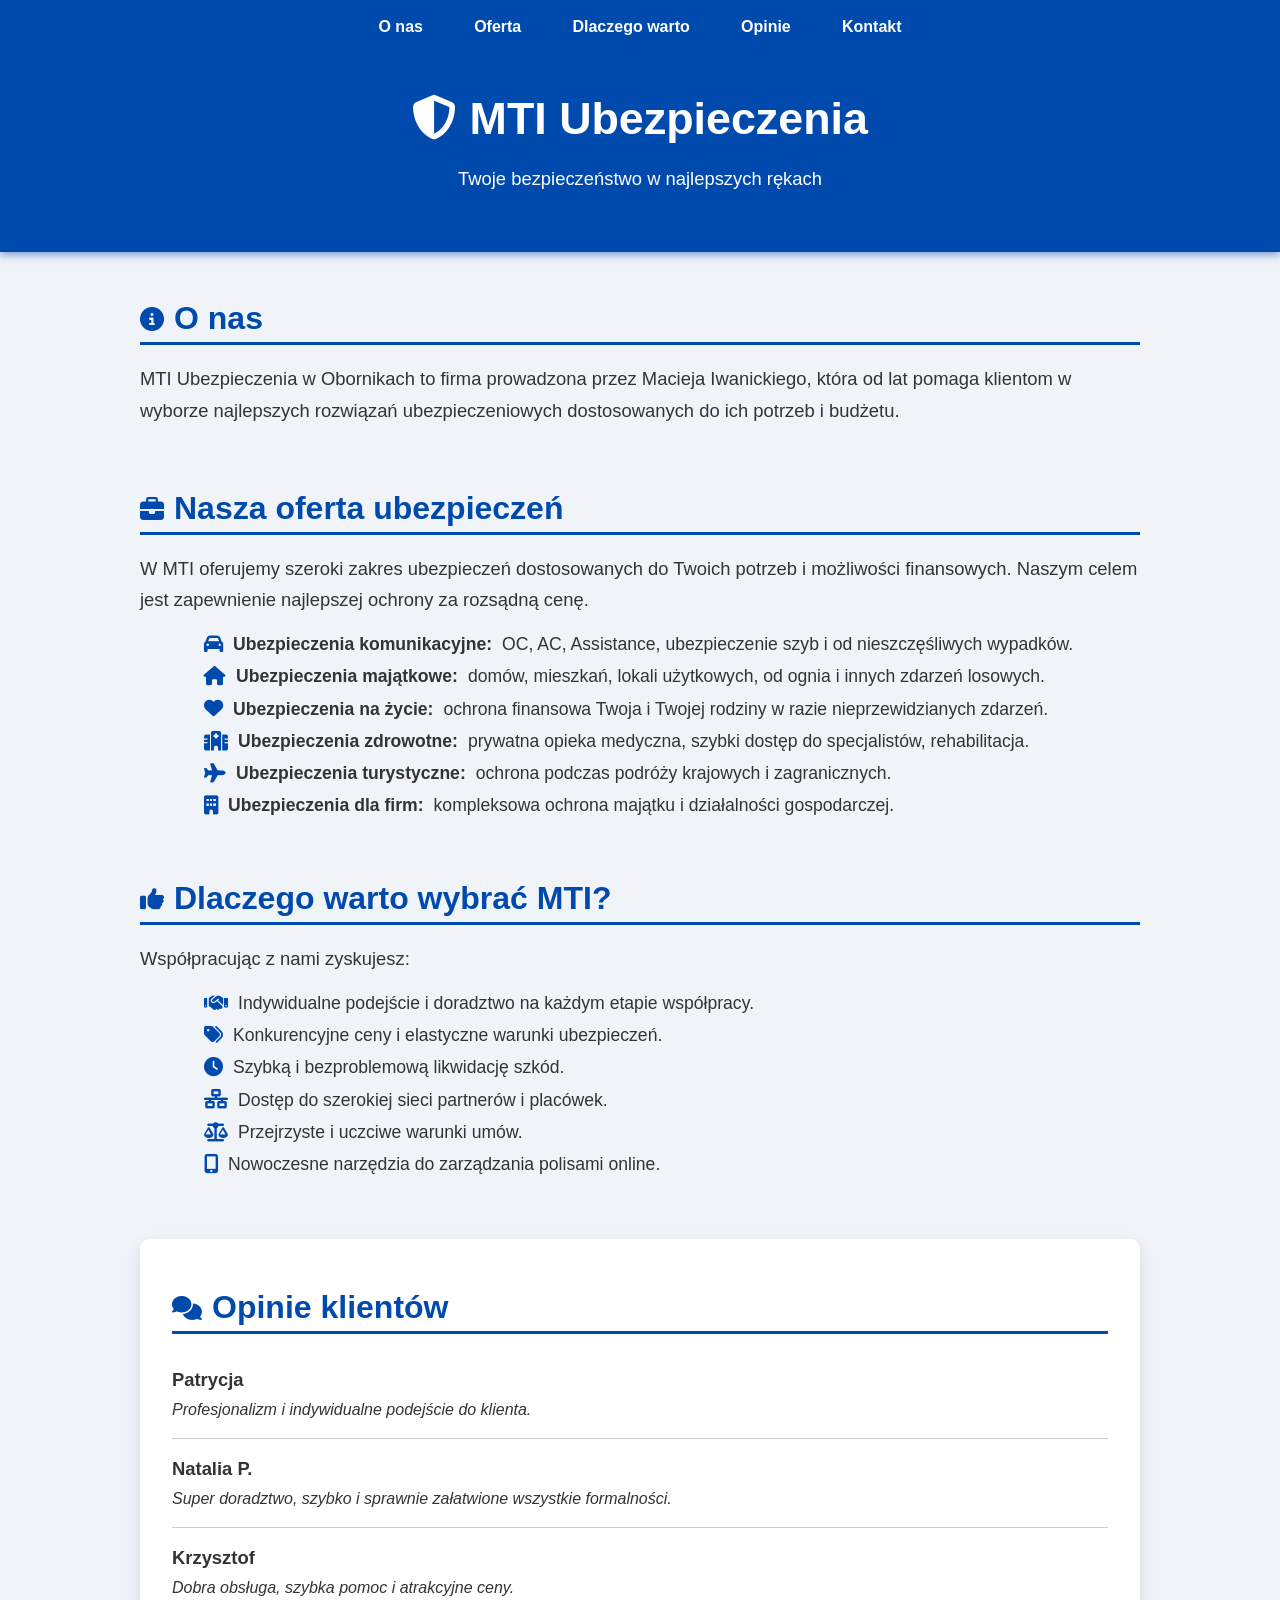
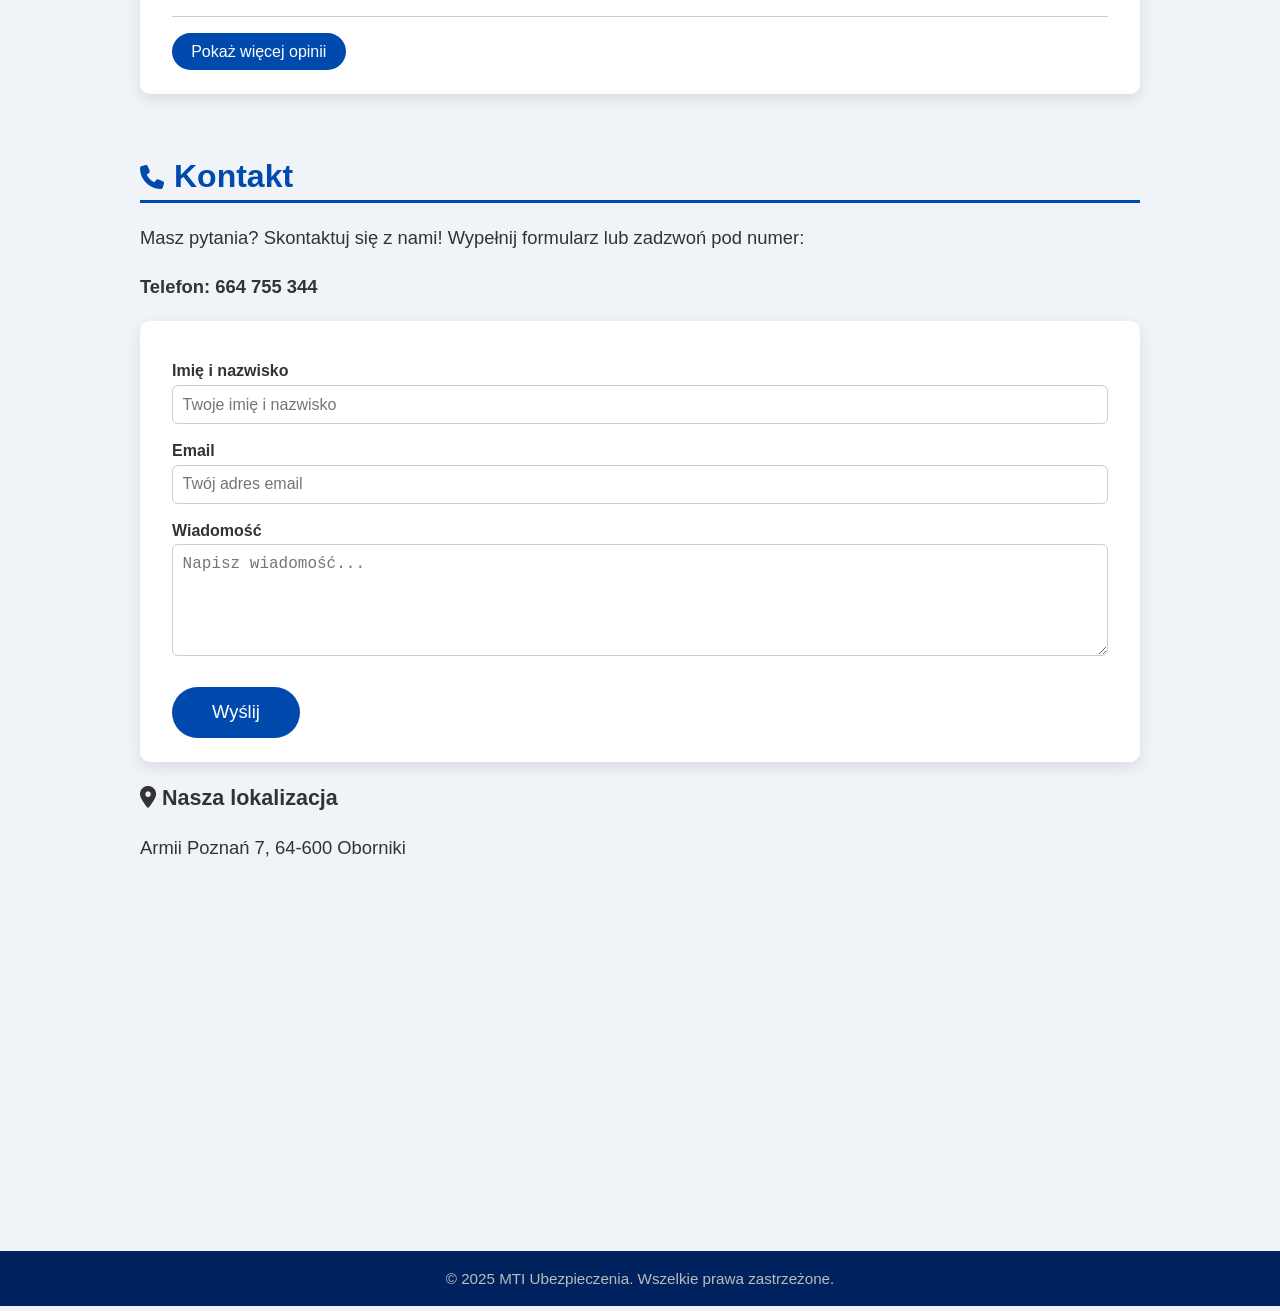
<file: !DOCTYPE.html>
<!DOCTYPE html>
<html lang="pl">
<head>
<meta charset="UTF-8" />
<meta name="viewport" content="width=device-width, initial-scale=1" />
<title>MTI Ubezpieczenia</title>

<!-- Font Awesome do ikon -->
<link
  rel="stylesheet"
  href="https://cdnjs.cloudflare.com/ajax/libs/font-awesome/6.4.0/css/all.min.css"
/>

<style>
  body {
    font-family: 'Segoe UI', Tahoma, Geneva, Verdana, sans-serif;
    background-color: #f0f4f8;
    margin: 0;
    padding: 0;
    color: #333;
  }

  /* Pasek nawigacji */
  nav {
    background-color: #004aad;
    padding: 0.8rem 1rem;
    display: flex;
    justify-content: center;
    gap: 2rem;
    position: sticky;
    top: 0;
    z-index: 1000;
    box-shadow: 0 3px 6px rgba(0,74,173,0.5);
  }
  nav a {
    color: white;
    text-decoration: none;
    font-weight: 600;
    font-size: 1rem;
    padding: 0.3rem 0.6rem;
    border-radius: 20px;
    transition: background-color 0.3s ease;
  }
  nav a:hover, nav a.active {
    background-color: #003080;
  }

  header {
    background-color: #004aad;
    color: white;
    padding: 2.5rem 1rem;
    text-align: center;
    box-shadow: 0 3px 8px rgba(0,74,173,0.5);
  }
  header h1 {
    margin: 0;
    font-size: 2.8rem;
  }
  main {
    max-width: 1000px;
    margin: 3rem auto;
    padding: 0 1rem;
  }
  section {
    margin-bottom: 4rem;
    opacity: 0;
    transform: translateY(20px);
    animation: fadeInUp 0.7s forwards;
  }
  @keyframes fadeInUp {
    to {
      opacity: 1;
      transform: translateY(0);
    }
  }
  h2 {
    color: #004aad;
    font-size: 2rem;
    margin-bottom: 1rem;
    border-bottom: 3px solid #004aad;
    padding-bottom: 0.3rem;
    display: flex;
    align-items: center;
    gap: 10px;
  }
  h2 i {
    color: #004aad;
    font-size: 1.5rem;
  }
  p {
    font-size: 1.15rem;
    line-height: 1.7;
  }
  ul {
    margin: 1rem 0 1rem 1.5rem;
  }
  li {
    margin-bottom: 0.7rem;
    display: flex;
    align-items: center;
    gap: 10px;
    font-size: 1.1rem;
  }
  li i {
    color: #004aad;
    font-size: 1.2rem;
  }
  .contact-form {
    background-color: white;
    padding: 1.5rem 2rem;
    border-radius: 10px;
    box-shadow: 0 5px 15px rgba(0,0,0,0.1);
  }
  label {
    display: block;
    margin-top: 1.1rem;
    font-weight: 600;
  }
  input, textarea {
    width: 100%;
    padding: 0.6rem;
    margin-top: 0.3rem;
    border: 1px solid #ccc;
    border-radius: 6px;
    font-size: 1rem;
    box-sizing: border-box;
  }
  button {
    margin-top: 1.7rem;
    background-color: #004aad;
    color: white;
    border: none;
    padding: 0.9rem 2.5rem;
    font-size: 1.15rem;
    border-radius: 30px;
    cursor: pointer;
    transition: background-color 0.3s ease;
  }
  button:hover {
    background-color: #003080;
  }
  footer {
    background-color: #002360;
    color: #bbb;
    text-align: center;
    padding: 1.2rem 1rem;
    font-size: 0.95rem;
  }
  .opinions {
    background-color: white;
    padding: 1.5rem 2rem;
    border-radius: 10px;
    box-shadow: 0 5px 15px rgba(0,0,0,0.1);
  }
  .opinion {
    border-bottom: 1px solid #ccc;
    padding: 1.2rem 0;
  }
  .opinion:last-child {
    border-bottom: none;
  }
  .opinion-name {
    font-weight: bold;
    font-size: 1.15rem;
  }
  .opinion-text {
    margin: 0.6rem 0 0 0;
    font-style: italic;
  }
  .location {
    margin-top: 1.5rem;
    font-size: 1.15rem;
  }

  /* RESPONSYWNOŚĆ - mobile */
  @media (max-width: 768px) {
    nav {
      flex-wrap: wrap;
      gap: 1rem;
      padding: 0.3rem 0.5rem;
      font-size: 0.9rem;
      height: auto;
    }
    nav a {
      flex: 1 1 45%;
      text-align: center;
      font-size: 0.95rem;
      padding: 0.4rem 0;
      border-radius: 20px;
      transition: background-color 0.3s ease;
    }
    main {
      margin: 1.5rem auto;
      padding: 0 1rem;
    }
    header h1 {
      font-size: 2rem;
    }
    section {
      margin-bottom: 2.5rem;
    }
    p, li {
      font-size: 1rem;
    }
    .contact-form {
      padding: 1rem 1rem;
    }
    button {
      width: 100%;
      padding: 1rem;
      font-size: 1.2rem;
    }
    iframe {
      height: 200px !important;
    }
    #oferta ul {
      margin-left: auto !important;
      margin-right: auto !important;
      max-width: 350px;
      padding-left: 0;
      list-style: none;
    }
    #oferta li {
      display: block !important;
      text-align: center !important;
      border-bottom: 1px solid #004aad !important;
      padding-bottom: 1rem !important;
      margin-bottom: 1.5rem !important;
    }
    #oferta li:last-child {
      border-bottom: none !important;
      margin-bottom: 0 !important;
      padding-bottom: 0 !important;
    }
    #oferta li i {
      font-size: 1.8rem !important;
      margin-bottom: 0.5rem !important;
      display: block !important;
      color: #004aad !important;
    }
    #oferta li strong {
      display: block !important;
      font-size: 1.2rem !important;
      margin-bottom: 0.5rem !important;
    }
  }
</style>
</head>
<body>

<nav>
  <a href="#o-nas">O nas</a>
  <a href="#oferta">Oferta</a>
  <a href="#korzysci">Dlaczego warto</a>
  <a href="#opinie">Opinie</a>
  <a href="#kontakt">Kontakt</a>
</nav>

<header>
  <h1><i class="fa-solid fa-shield-alt"></i> MTI Ubezpieczenia</h1>
  <p>Twoje bezpieczeństwo w najlepszych rękach</p>
</header>

<main>
  <section id="o-nas" style="animation-delay: 0.1s;">
    <h2><i class="fa-solid fa-circle-info"></i> O nas</h2>
    <p>MTI Ubezpieczenia w Obornikach to firma prowadzona przez Macieja Iwanickiego, która od lat pomaga klientom w wyborze najlepszych rozwiązań ubezpieczeniowych dostosowanych do ich potrzeb i budżetu.</p>
  </section>

  <section id="oferta" style="animation-delay: 0.3s;">
    <h2><i class="fa-solid fa-briefcase"></i> Nasza oferta ubezpieczeń</h2>
    <p>W MTI oferujemy szeroki zakres ubezpieczeń dostosowanych do Twoich potrzeb i możliwości finansowych. Naszym celem jest zapewnienie najlepszej ochrony za rozsądną cenę.</p>
    <ul>
      <li><i class="fa-solid fa-car"></i> <strong>Ubezpieczenia komunikacyjne:</strong> OC, AC, Assistance, ubezpieczenie szyb i od nieszczęśliwych wypadków.</li>
      <li><i class="fa-solid fa-house"></i> <strong>Ubezpieczenia majątkowe:</strong> domów, mieszkań, lokali użytkowych, od ognia i innych zdarzeń losowych.</li>
      <li><i class="fa-solid fa-heart"></i> <strong>Ubezpieczenia na życie:</strong> ochrona finansowa Twoja i Twojej rodziny w razie nieprzewidzianych zdarzeń.</li>
      <li><i class="fa-solid fa-hospital"></i> <strong>Ubezpieczenia zdrowotne:</strong> prywatna opieka medyczna, szybki dostęp do specjalistów, rehabilitacja.</li>
      <li><i class="fa-solid fa-plane"></i> <strong>Ubezpieczenia turystyczne:</strong> ochrona podczas podróży krajowych i zagranicznych.</li>
      <li><i class="fa-solid fa-building"></i> <strong>Ubezpieczenia dla firm:</strong> kompleksowa ochrona majątku i działalności gospodarczej.</li>
    </ul>
  </section>

  <section id="korzysci" style="animation-delay: 0.5s;">
    <h2><i class="fa-solid fa-thumbs-up"></i> Dlaczego warto wybrać MTI?</h2>
    <p>Współpracując z nami zyskujesz:</p>
    <ul>
      <li><i class="fa-solid fa-handshake"></i> Indywidualne podejście i doradztwo na każdym etapie współpracy.</li>
      <li><i class="fa-solid fa-tags"></i> Konkurencyjne ceny i elastyczne warunki ubezpieczeń.</li>
      <li><i class="fa-solid fa-clock"></i> Szybką i bezproblemową likwidację szkód.</li>
      <li><i class="fa-solid fa-network-wired"></i> Dostęp do szerokiej sieci partnerów i placówek.</li>
      <li><i class="fa-solid fa-balance-scale"></i> Przejrzyste i uczciwe warunki umów.</li>
      <li><i class="fa-solid fa-mobile-screen-button"></i> Nowoczesne narzędzia do zarządzania polisami online.</li>
    </ul>
  </section>

 <section id="opinie" class="opinions" style="animation-delay: 0.7s;">
  <h2><i class="fa-solid fa-comments"></i> Opinie klientów</h2>

  <div class="opinion">
    <div class="opinion-name">Patrycja</div>
    <div class="opinion-text">Profesjonalizm i indywidualne podejście do klienta.</div>
  </div>
  <div class="opinion">
    <div class="opinion-name">Natalia P.</div>
    <div class="opinion-text">Super doradztwo, szybko i sprawnie załatwione wszystkie formalności.</div>
  </div>
  <div class="opinion">
    <div class="opinion-name">Krzysztof</div>
    <div class="opinion-text">Dobra obsługa, szybka pomoc i atrakcyjne ceny.</div>
  </div>

  <!-- Ukryte opinie -->
  <div id="moreOpinions" style="display:none;">
    <div class="opinion">
      <div class="opinion-name">Agnieszka</div>
      <div class="opinion-text">Jestem bardzo zadowolona z obsługi i indywidualnego podejścia.</div>
    </div>
    <div class="opinion">
      <div class="opinion-name">Piotr</div>
      <div class="opinion-text">Polecam, pełen profesjonalizm i szybka reakcja na zgłoszenia.</div>
    </div>
    <div class="opinion">
      <div class="opinion-name">Anna</div>
      <div class="opinion-text">Bardzo miła i pomocna obsługa. Wszystko wytłumaczone jasno i zrozumiale.</div>
    </div>
    <div class="opinion">
      <div class="opinion-name">Marek</div>
      <div class="opinion-text">Kompleksowa obsługa ubezpieczeniowa, polecam serdecznie.</div>
    </div>
    <div class="opinion">
      <div class="opinion-name">Elżbieta</div>
      <div class="opinion-text">Szybkie i sprawne załatwienie sprawy, profesjonalne podejście.</div>
    </div>
    <div class="opinion">
      <div class="opinion-name">Tomasz</div>
      <div class="opinion-text">Rzetelna i fachowa pomoc, zawsze mogłem liczyć na wsparcie.</div>
    </div>
    <div class="opinion">
      <div class="opinion-name">Magdalena</div>
      <div class="opinion-text">Dziękuję za pomoc i profesjonalizm, zdecydowanie polecam.</div>
    </div>
    <div class="opinion">
      <div class="opinion-name">Jan</div>
      <div class="opinion-text">Bardzo miła obsługa, szybko załatwione wszystkie formalności.</div>
    </div>
    <div class="opinion">
      <div class="opinion-name">Ewa</div>
      <div class="opinion-text">Pełne wsparcie i doradztwo na każdym etapie, super kontakt.</div>
    </div>
  </div>

  <button id="toggleOpinionsBtn" style="margin-top:1rem; padding:0.6rem 1.2rem; cursor:pointer; border:none; border-radius:20px; background:#004aad; color:white; font-size:1rem;">
    Pokaż więcej opinii
  </button>
</section>

<script>
  const toggleBtn = document.getElementById('toggleOpinionsBtn');
  const moreOpinions = document.getElementById('moreOpinions');

  toggleBtn.addEventListener('click', () => {
    if (moreOpinions.style.display === 'none') {
      moreOpinions.style.display = 'block';
      toggleBtn.textContent = 'Pokaż mniej opinii';
    } else {
      moreOpinions.style.display = 'none';
      toggleBtn.textContent = 'Pokaż więcej opinii';
    }
  });
</script>


  <section id="kontakt" style="animation-delay: 0.9s;">
    <h2><i class="fa-solid fa-phone"></i> Kontakt</h2>
    <p>Masz pytania? Skontaktuj się z nami! Wypełnij formularz lub zadzwoń pod numer:</p>
    <p><strong>Telefon: <span>664 755 344</span></strong></p>
    
    <form class="contact-form" action="https://formspree.io/f/xpwldzgn" method="POST">
      <label for="name">Imię i nazwisko</label>
      <input type="text" id="name" name="name" placeholder="Twoje imię i nazwisko" required />
      
      <label for="email">Email</label>
      <input type="email" id="email" name="email" placeholder="Twój adres email" required />
      
      <label for="message">Wiadomość</label>
      <textarea id="message" name="message" placeholder="Napisz wiadomość..." rows="5" required></textarea>
      
      <button type="submit">Wyślij</button>
    </form>

    <div class="location">
      <h3><i class="fa-solid fa-location-dot"></i> Nasza lokalizacja</h3>
      <p>Armii Poznań 7, 64-600 Oborniki</p>
      <iframe src="https://www.google.com/maps/embed?pb=!1m18!1m12!1m3!1d2422.822204204524!2d16.808133715985034!3d52.65111187975907!2m3!1f0!2f0!3f0!3m2!1i1024!2i768!4f13.1!3m3!1m2!1s0x47041a8c36355d15%3A0x7007cced9ec6739d!2sArmii%20Pozna%C5%84%207%2C%2064-600%20Oborniki!5e0!3m2!1spl!2spl!4v1690285485080!5m2!1spl!2spl" width="100%" height="300" style="border:0;" allowfullscreen="" loading="lazy" referrerpolicy="no-referrer-when-downgrade"></iframe>
    </div>
  </section>
</main>

<footer>
  &copy; 2025 MTI Ubezpieczenia. Wszelkie prawa zastrzeżone.
</footer>

<script>
  const form = document.querySelector('.contact-form');
  form.addEventListener('submit', (e) => {
    e.preventDefault();
    fetch(form.action, {
      method: 'POST',
      body: new FormData(form),
      headers: { 'Accept': 'application/json' }
    }).then(response => {
      if (response.ok) {
        alert('Dziękujemy za wiadomość! Skontaktujemy się z Tobą wkrótce.');
        form.reset();
      } else {
        alert('Coś poszło nie tak. Spróbuj ponownie.');
      }
    }).catch(() => {
      alert('Coś poszło nie tak. Spróbuj ponownie.');
    });
  });

  // Płynne przewijanie z poprawnym offsetem i podświetlaniem aktywnej sekcji
  const navLinks = document.querySelectorAll('nav a');
  const navbar = document.querySelector('nav');
  const navbarHeight = navbar.offsetHeight;

  navLinks.forEach(link => {
    link.addEventListener('click', (e) => {
      e.preventDefault();
      const targetID = link.getAttribute('href').substring(1);
      const targetSection = document.getElementById(targetID);
      if (!targetSection) return;

      const targetPosition = targetSection.getBoundingClientRect().top + window.pageYOffset - navbarHeight - 20;

      window.scrollTo({
        top: targetPosition,
        behavior: 'smooth'
      });
    });
  });

  window.addEventListener('scroll', () => {
    let current = '';
    const scrollPos = window.pageYOffset + navbarHeight + 20;

    document.querySelectorAll('main section').forEach(section => {
      if (scrollPos >= section.offsetTop && scrollPos < section.offsetTop + section.offsetHeight) {
        current = section.getAttribute('id');
      }
    });

    navLinks.forEach(link => {
      link.classList.remove('active');
      if (link.getAttribute('href') === '#' + current) {
        link.classList.add('active');
      }
    });
  });
</script>

</body>
</html>
</file>
